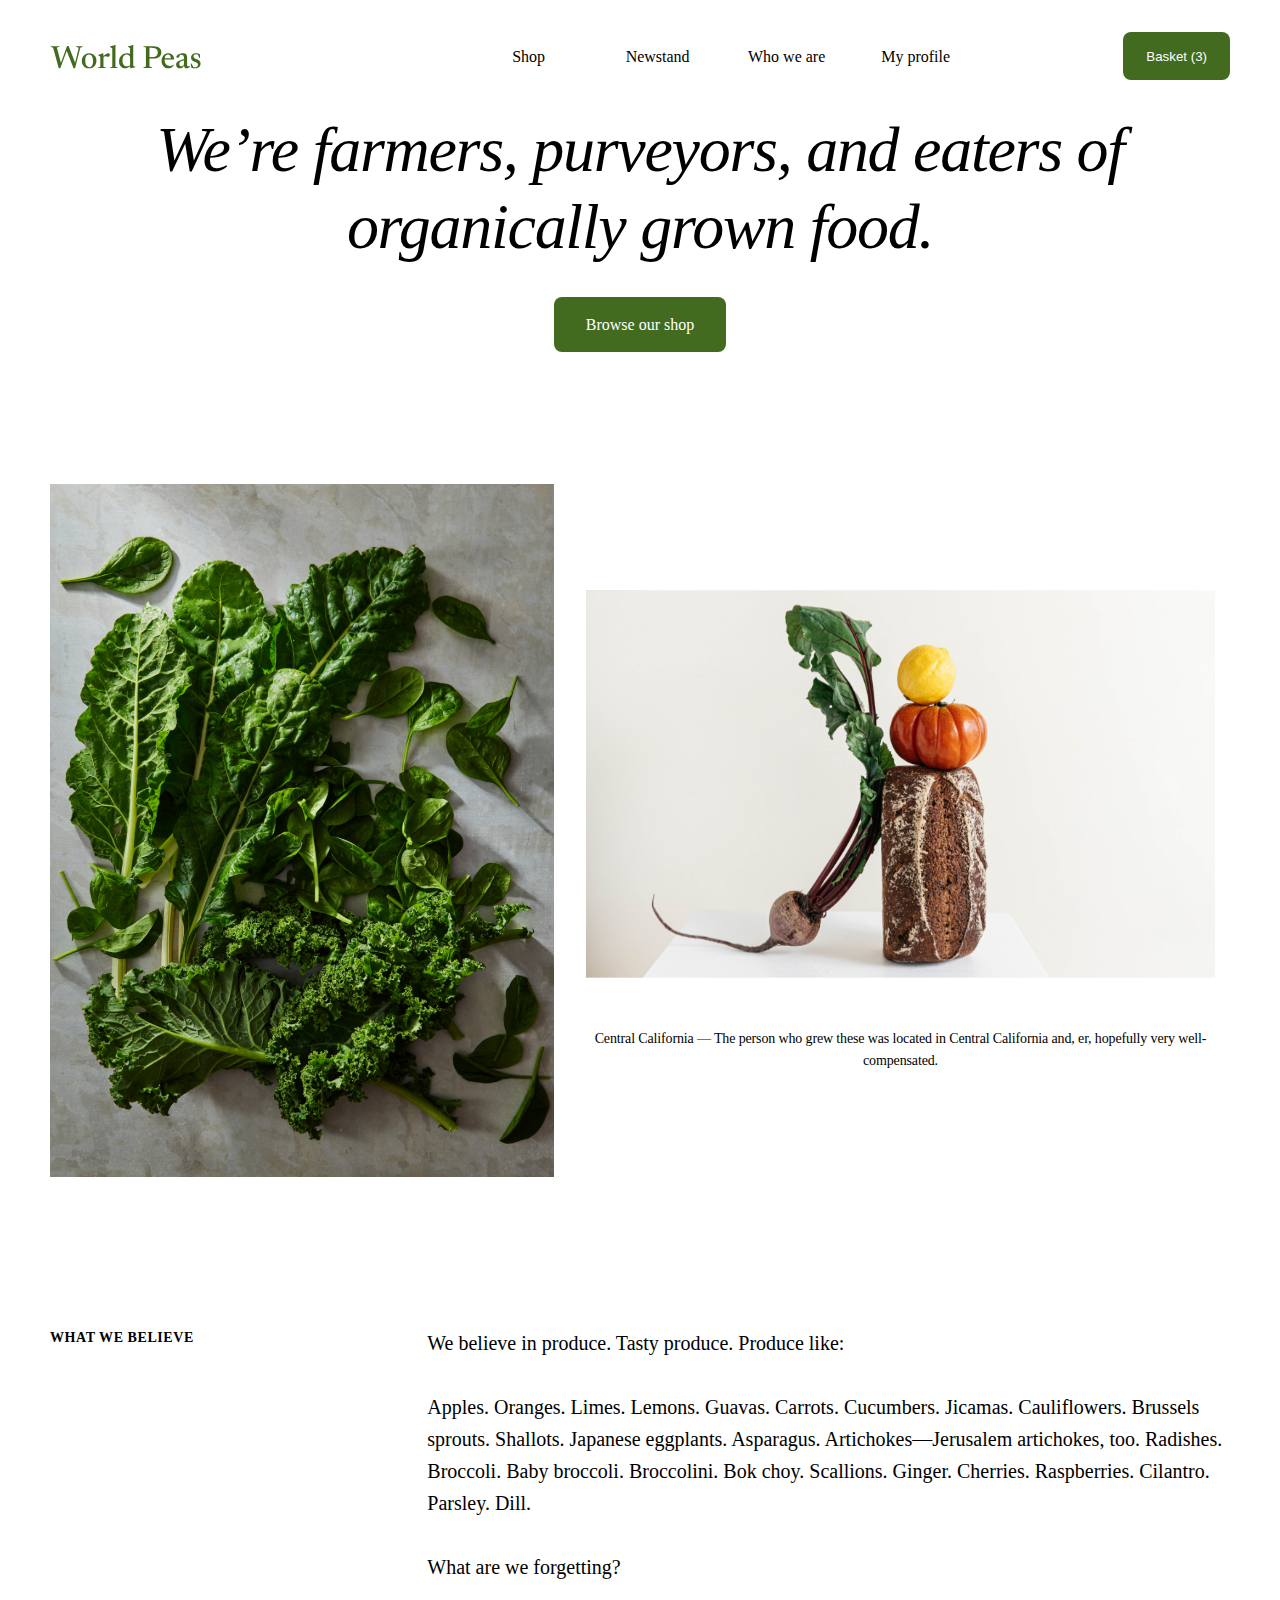
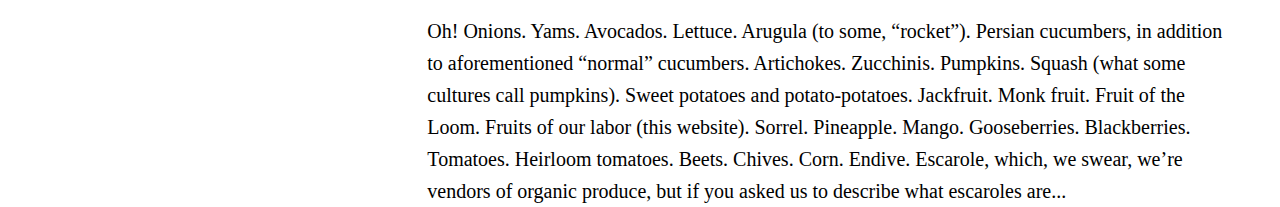
<file: index.html>
<!DOCTYPE html>
<html lang="en">
<head>
    <meta charset="UTF-8">
    <meta name="viewport" content="width=device-width, initial-scale=1.0">
    <link rel="stylesheet" href="./css/style.css">
    <title>World Peas</title>
</head>
<body>
    <div class="container">
        <header>
            <div class="logo">
                <img src="./images/World Peas.svg" alt="">
            </div>
    <nav>
        <ul>
            <li>
                <a href="">Shop</a>
            </li>
            <li>
             
                <a href="">Newstand</a>
               
            </li>
            <li>
    
                <a href="">Who we are</a>
             </li>
             <li>
                <a href="">My profile</a>
             </li>
        </ul>
    </nav>
            <button class="btn">Basket (3)</button>
            </header>
            <main>
            <div class="wall">
                <h1>We’re farmers, purveyors, and eaters of organically grown food.</h1>
                <a class="btn" href="./index1.html">
                    Browse our shop
                </a>
            </div>
            <div class="logo1">
                <div class="logo2">
                    <img src="./images/jonathan-kemper-1HHrdIoLFpU-unsplash 1.svg" alt="">
                </div>
                <div class="logo3">
                    <img src="./images/Stocksy_txp226f62b2aNe300_Medium_4582193 1.svg" alt="">
                    <p>Central California — The person who grew these was located in
                         Central California and, er, hopefully very well-compensated.</p>
                </div>
            </div>
            <footer>
                <h4>WHAT WE BELIEVE</h4>
                <p>We believe in produce. Tasty produce. Produce like: <br><br>

                    Apples. Oranges. Limes. Lemons. Guavas. Carrots. Cucumbers. Jicamas. Cauliflowers. Brussels sprouts. Shallots. Japanese eggplants. Asparagus. Artichokes—Jerusalem artichokes, too. Radishes. Broccoli. Baby broccoli. Broccolini. Bok choy. Scallions. Ginger. Cherries. Raspberries. Cilantro. Parsley. Dill. <br><br>
                    
                    What are we forgetting?<br><br>
                    
                    Oh! Onions. Yams. Avocados. Lettuce. Arugula (to some, “rocket”). Persian cucumbers, in addition to aforementioned “normal” cucumbers. Artichokes. Zucchinis. Pumpkins. Squash (what some cultures call pumpkins). Sweet potatoes and potato-potatoes. Jackfruit. Monk fruit. Fruit of the Loom. Fruits of our labor (this website). Sorrel. Pineapple. Mango. Gooseberries. Blackberries. Tomatoes. Heirloom tomatoes. Beets. Chives. Corn. Endive. Escarole, which, we swear, we’re 
                    vendors of organic produce, but if you asked us to describe what escaroles are...</p>
            </footer>
            </main>
    </div>
    
</body>
</html>
</file>
<file: css/style.css>
*{
    margin: 0;
    padding: 0;
    box-sizing: border-box;
}
.container{
    width: 100%;
    max-width: 1440px;
    margin: 0 auto;
}
header{
    background: white;


       width: 100%;
       padding: 0 50px;
      
       display: flex;
   justify-content: space-between;
   height: 112px;
   
   }
.logo img{
    padding-top: 45px;
}
   header nav{
       margin-left:120px ;
   }
   header nav ul{
   
   display: flex;
   column-gap: 0px;
   
   }
   
    header nav ul li{
   
       display: inline-block;
       width: 129px;
   list-style: none;
   text-align: center;
   }

   header nav ul li a{
      
       display: inline-block;
       padding-top: 48px;
       width: 100%;
       height: 21px;
       text-decoration: none;
       color: black;
   }

header .btn{
    margin-top: 32px;
}



.btn{
    color: white;
height: 48px;
    background: #426b1f;
    border-radius: 8px;
padding: 14px 23px;
border: none;

}

main{
    padding: 0 50px;
    text-align: center;
margin: 0 auto;
    width: 100%;
    max-width: 1440px;
    height: 1000px;
}
.wall h1{
    margin: 0 auto;
    width: 1000px;
    text-align: center;
    font-style: italic;
    font-family: var(--third-family);
font-weight: 400;
font-size: 64px;
line-height: 120%;
letter-spacing: -0.02em;
text-align: center;
color: #000;
margin-bottom: 50px;
    text-shadow: 0 4px 4px 0 rgba(0, 0, 0, 0.25);
}
.wall a{
    padding: 19px 32px;
 
    text-decoration: none;
}
.logo1{
    margin-top: 150px;
    display: flex;
    column-gap: 32px;
    display: grid;
grid-template-columns: repeat(12, 1fr);
}
.logo3{
    margin: 0 auto;
    margin-top: 60px;
}
.logo2{
    width: 504px;
    height: 693px;
}
.logo3 img{
    width: 629px;
    height: 480px;
}
.logo3 p{
    font-family: var(--font-family);
font-weight: 500;
font-size: 14px;
line-height: 160%;
letter-spacing: -0.01em;
color: #000;
font-weight: 300;
}
footer{

    padding-top: 150px;
    display: flex;
    gap: 20px;
    height: 200px;
    width: 100%;
    max-width: 1440px;
}
footer h4{

width: 2000px;
text-align: left;
column-gap: 0px;
    font-family: var(--font-family);
font-weight: 600;
font-size: 14px;
line-height: 160%;
letter-spacing: 0.04em;
text-transform: uppercase;
color: #000;
}
footer p{
font-family: var(--font-family);
font-weight: 400;
font-size: 20px;
text-align: left;
line-height: 160%;
color: #000;
}
</file>
